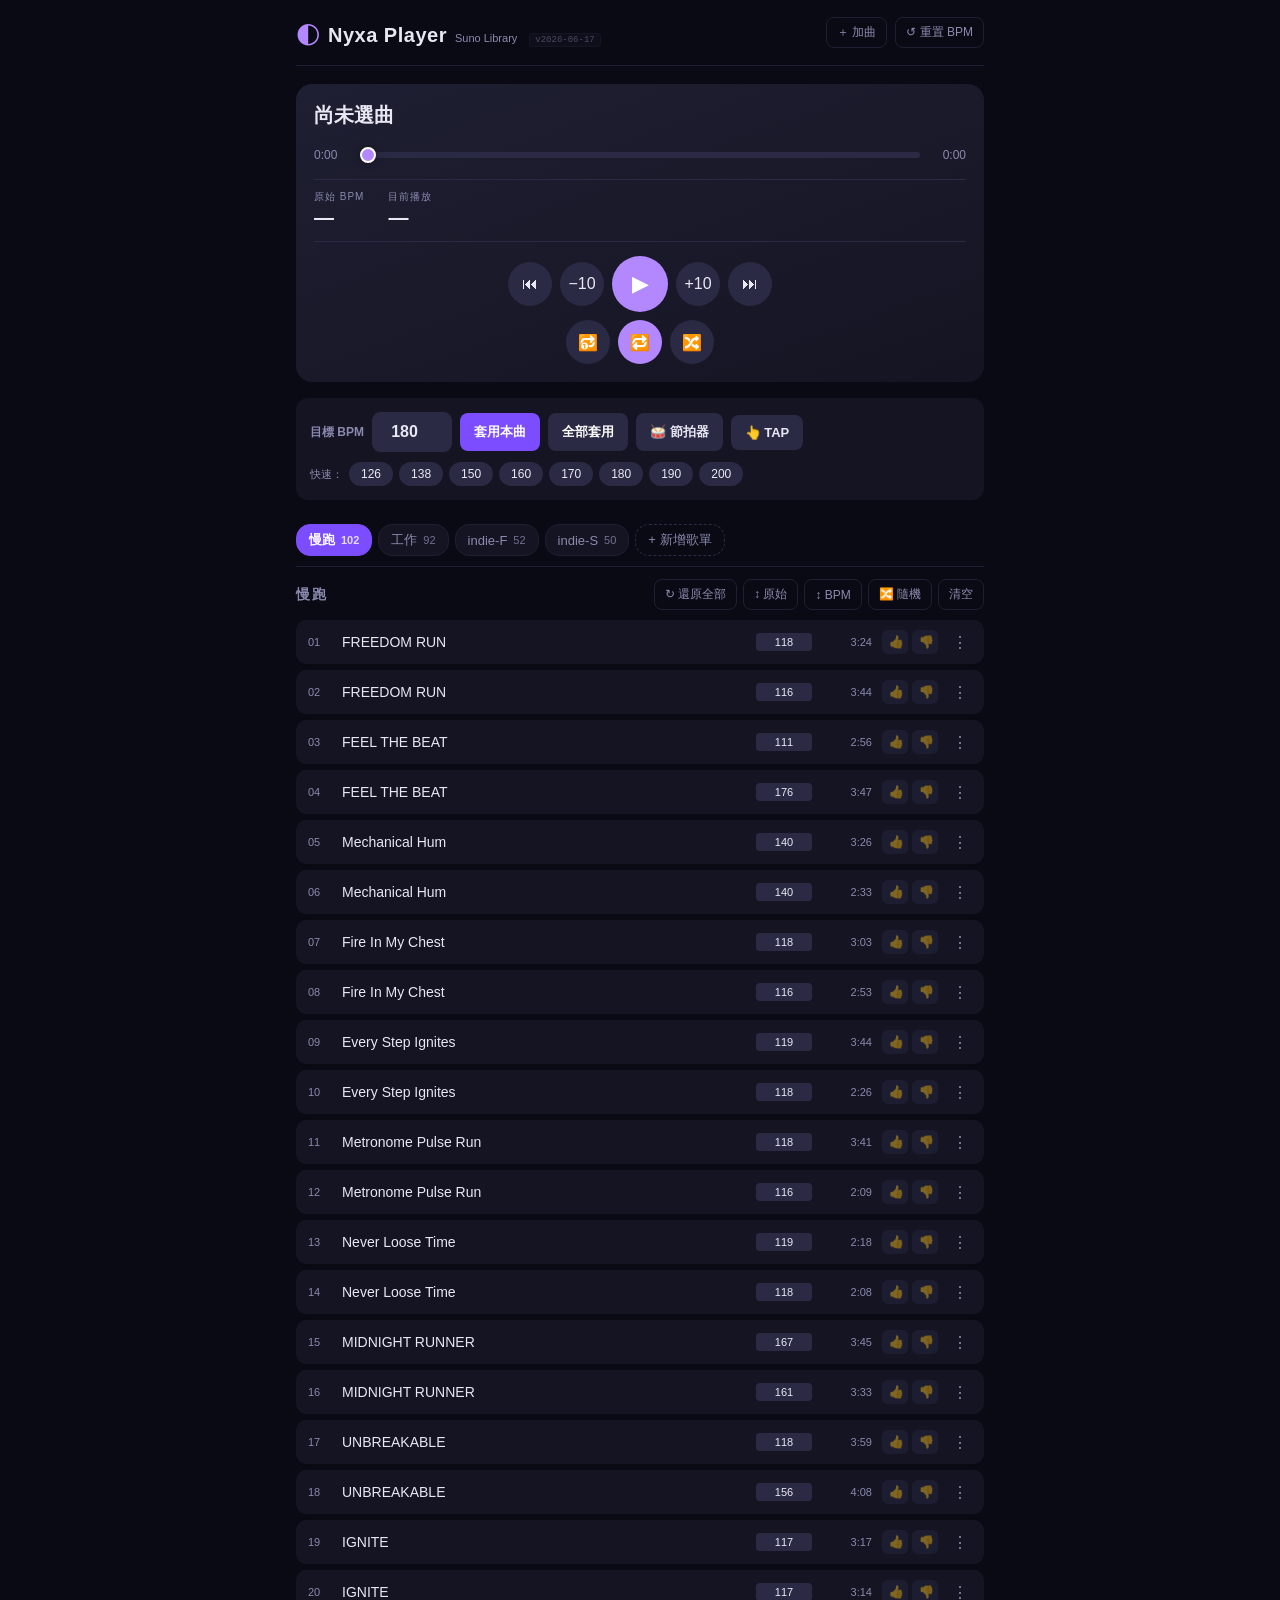
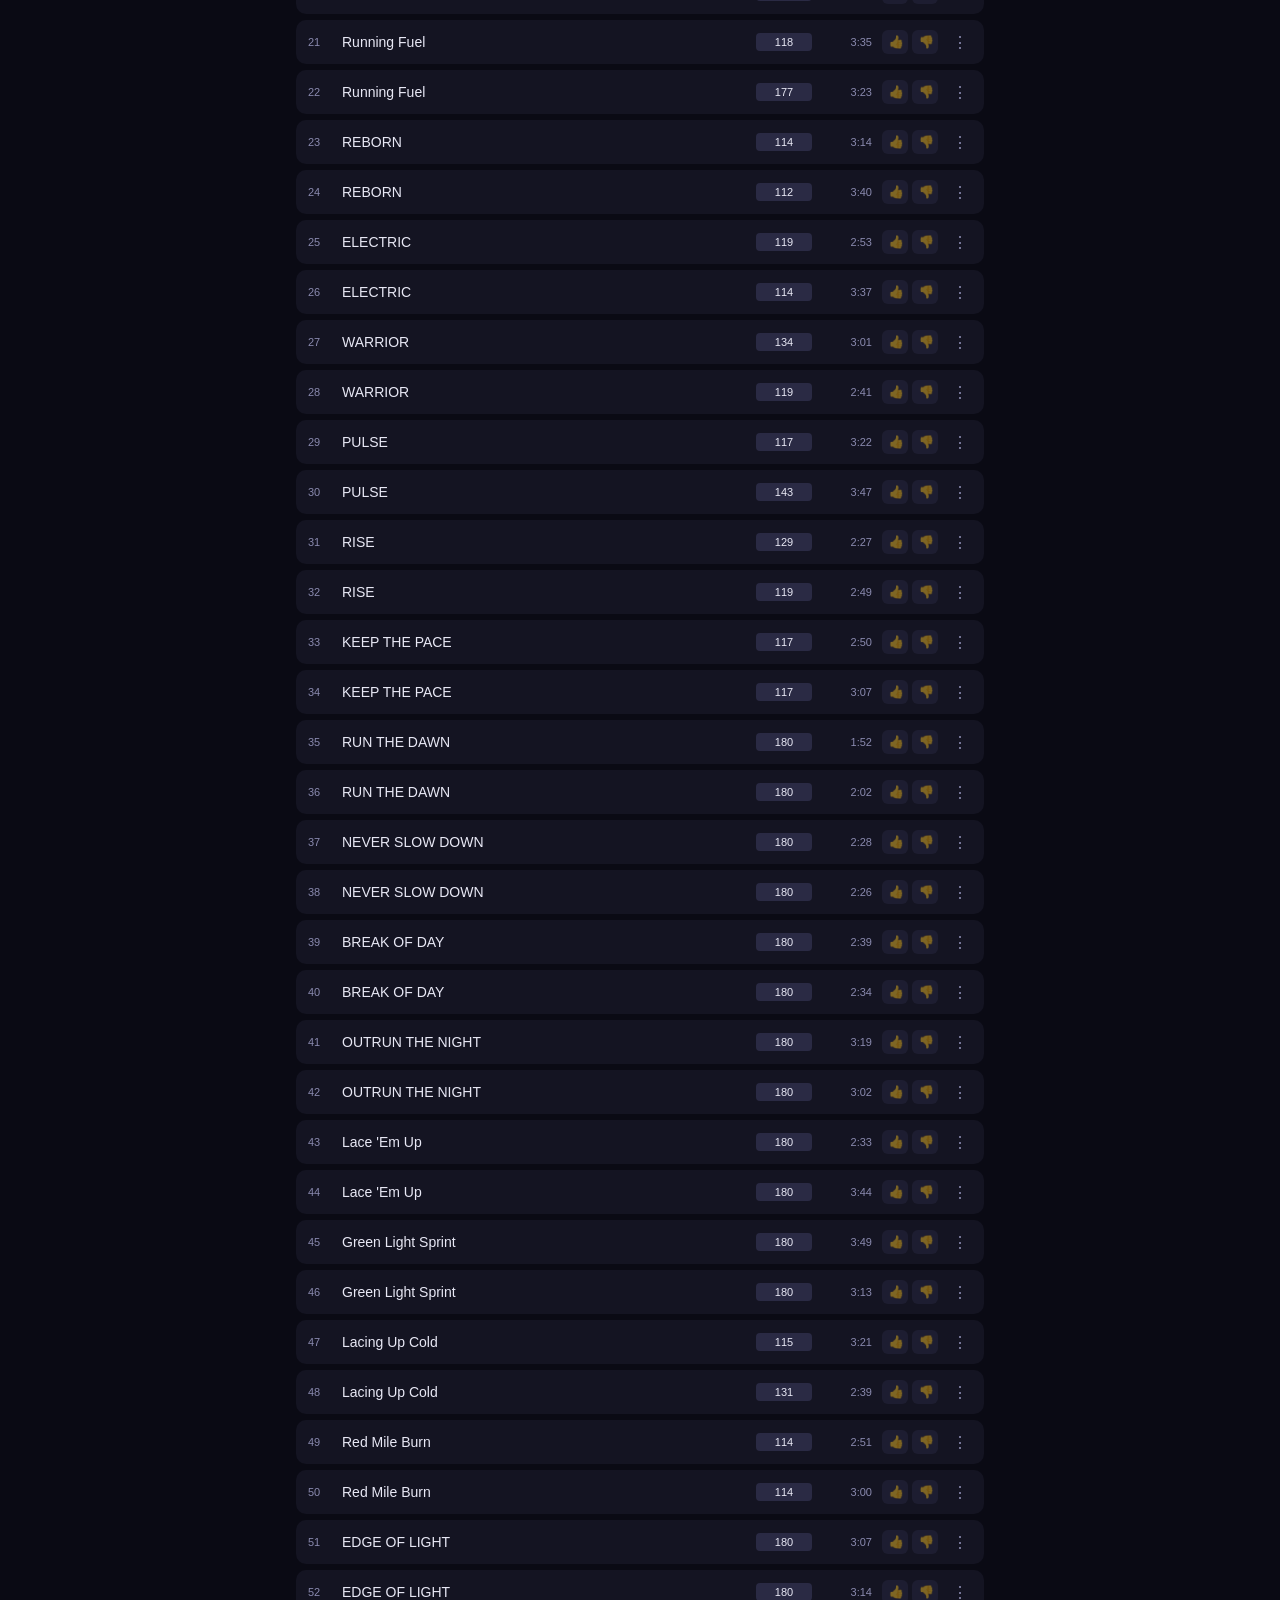
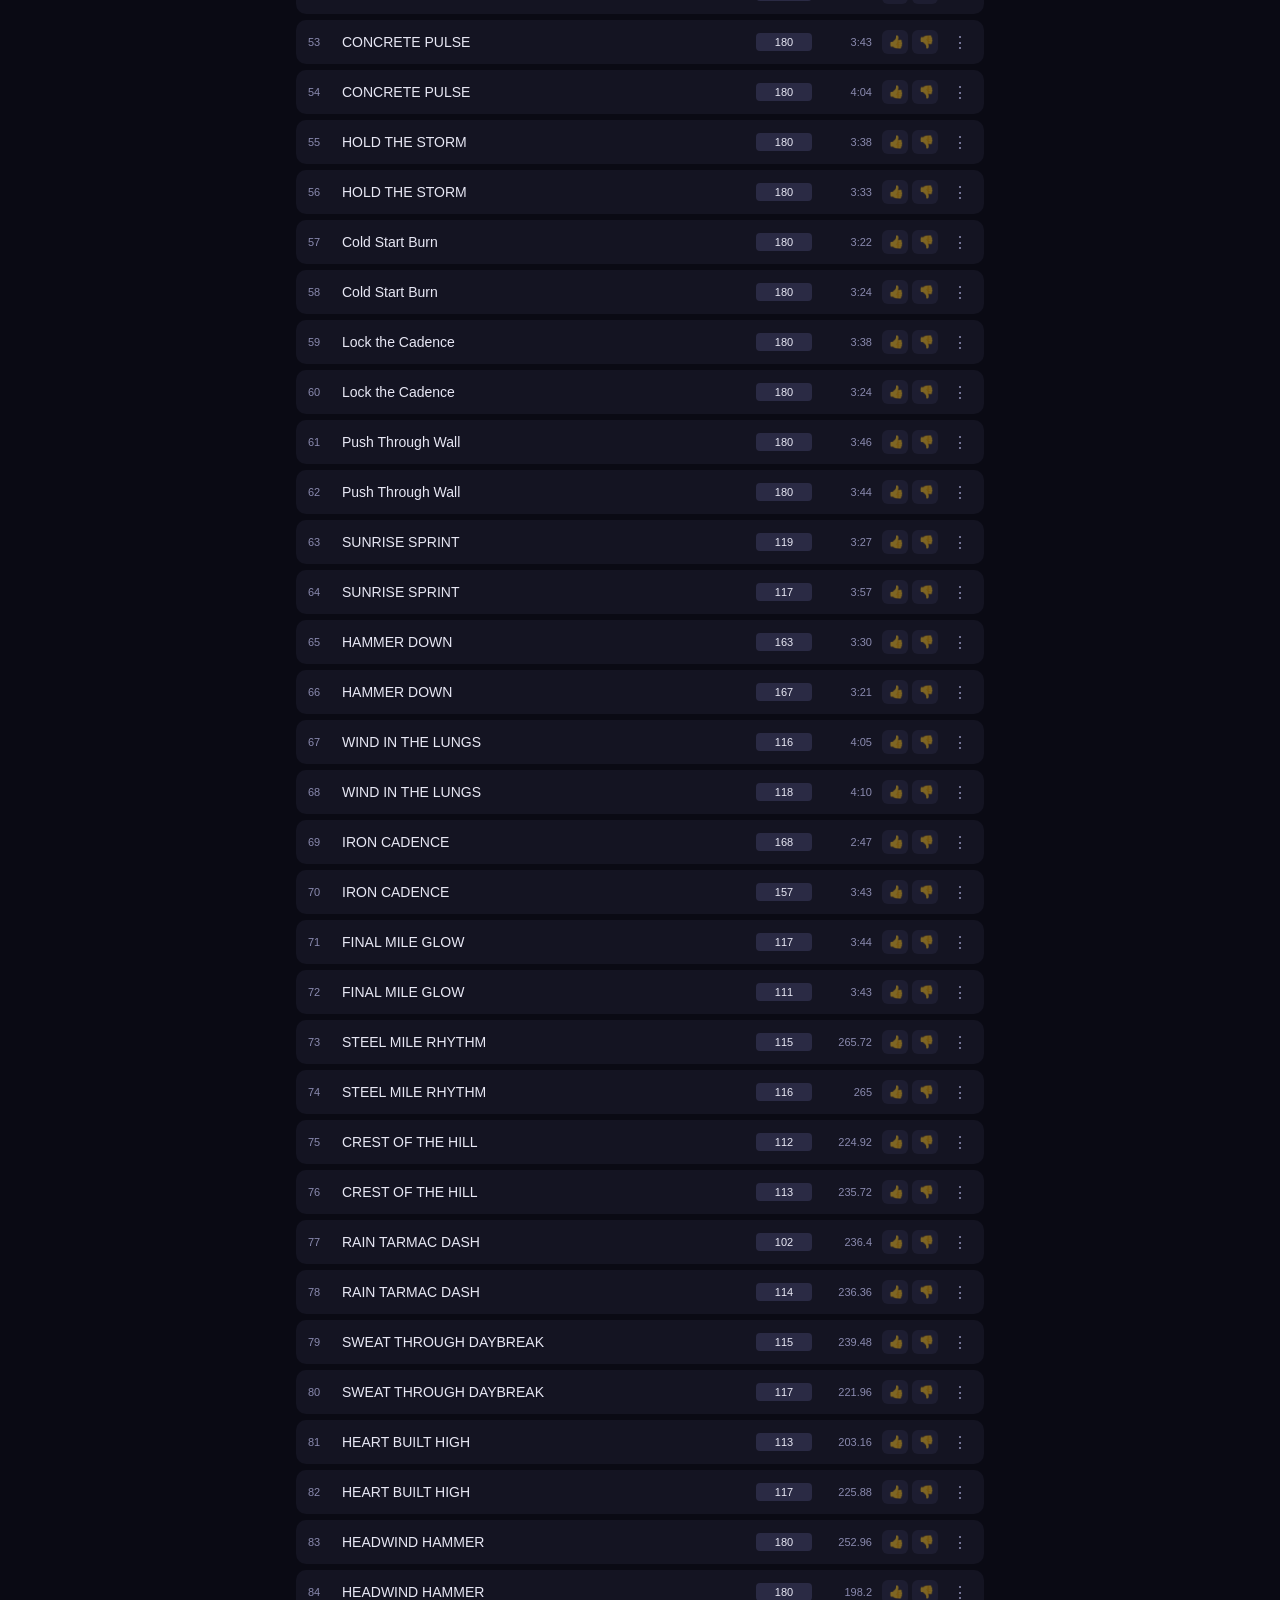
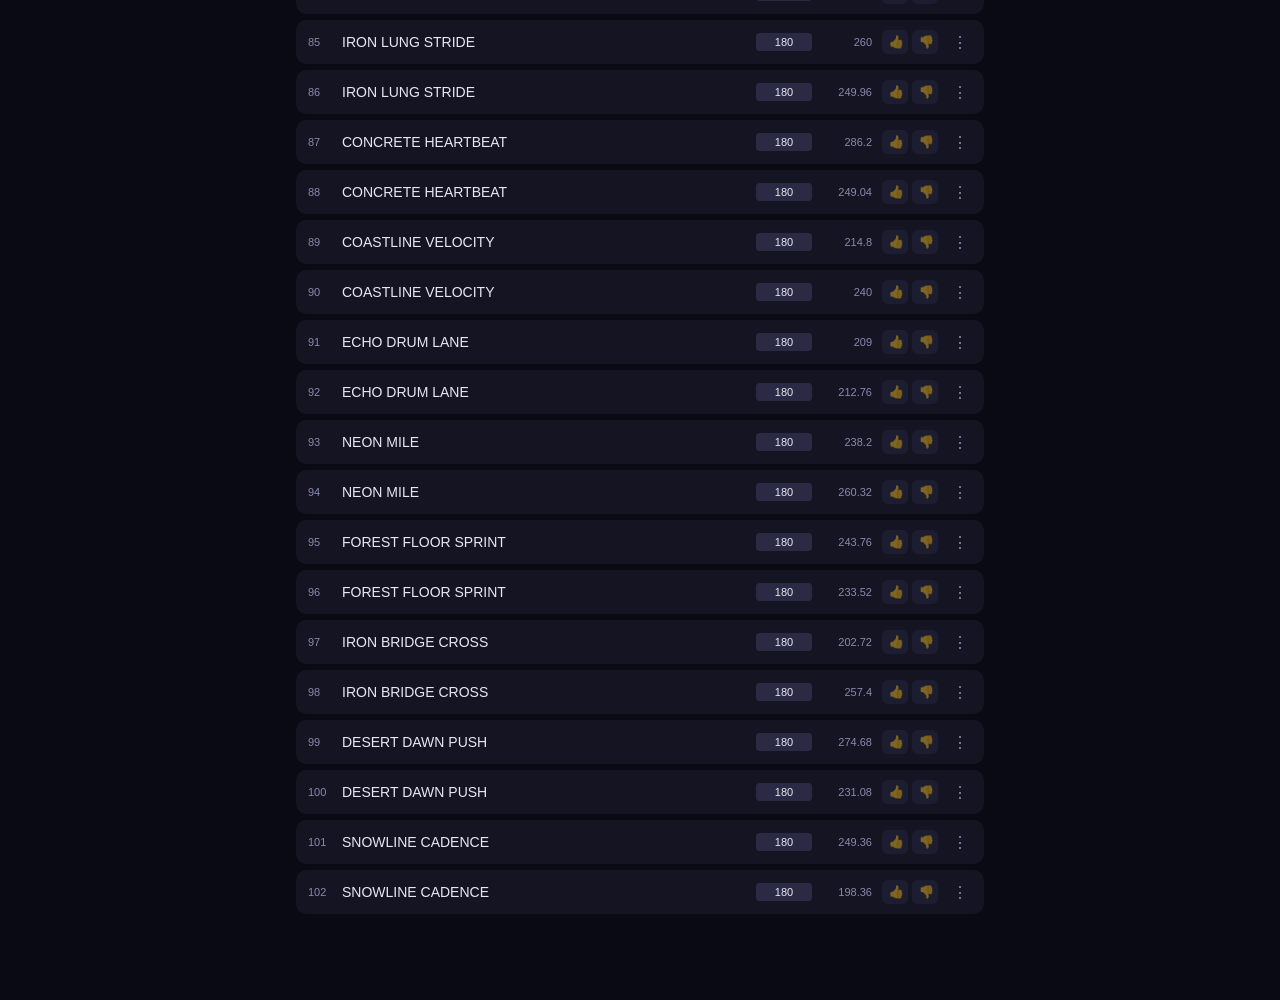
<file: player/index.html>
<!DOCTYPE html>
<html lang="zh-Hant">
<head>
<meta charset="UTF-8">
<meta name="viewport" content="width=device-width, initial-scale=1, viewport-fit=cover">
<meta name="theme-color" content="#0a0a14">
<meta http-equiv="Cache-Control" content="no-cache, no-store, must-revalidate">
<meta http-equiv="Pragma" content="no-cache">
<meta http-equiv="Expires" content="0">
<title>Nyxa Player · Suno Library</title>
<link rel="stylesheet" href="styles.css?v=13">
</head>
<body>
<div id="app">

  <!-- HEADER -->
  <header class="topbar">
    <div class="brand">
      <span class="logo">◐</span>
      <span class="title">Nyxa Player</span>
      <span class="subtitle">Suno Library</span>
      <span class="build-tag" id="build-tag" title="目前載入的版本 — 重新整理後若沒變即代表快取卡住">v2026-06-17</span>
    </div>
    <div class="topbar-actions">
      <button id="btn-add-song" class="ghost" title="新增歌曲（從本機選擇 mp3）">＋ 加曲</button>
      <button id="btn-reset" class="ghost" title="還原原始 BPM">↺ 重置 BPM</button>
    </div>
  </header>

  <!-- NOW PLAYING -->
  <section class="now-playing">
    <div class="np-meta">
      <div class="np-title" id="np-title">尚未選曲</div>
      <div class="np-tags" id="np-tags"></div>
    </div>
    <div class="np-progress">
      <span class="t-current" id="t-current">0:00</span>
      <input type="range" id="seek-slider" class="seek-slider" min="0" max="1000" value="0" step="1">
      <span class="t-total" id="t-total">0:00</span>
    </div>
    <div class="np-bpm-row">
      <div class="bpm-info">
        <span>原始 BPM</span>
        <strong id="bpm-original">—</strong>
      </div>
      <div class="bpm-info">
        <span>目前播放</span>
        <strong id="bpm-current">—</strong>
        <em id="rate-current"></em>
      </div>
    </div>
    <div class="transport">
      <button id="btn-prev" class="circle" title="上一首">⏮</button>
      <button id="btn-back10" class="circle" title="後退 10 秒">−10</button>
      <button id="btn-play" class="circle big">▶</button>
      <button id="btn-fwd10" class="circle" title="前進 10 秒">+10</button>
      <button id="btn-next" class="circle" title="下一首">⏭</button>
    </div>
    <div class="transport mode-row">
      <button id="btn-loop-one" class="circle mode" data-mode="loop-one" title="單曲循環">🔂</button>
      <button id="btn-loop-all" class="circle mode active" data-mode="loop-all" title="歌單循環">🔁</button>
      <button id="btn-shuffle" class="circle mode" data-mode="shuffle" title="隨機循環">🔀</button>
    </div>
  </section>

  <!-- BPM CONTROL -->
  <section class="bpm-control">
    <div class="bpm-control-row">
      <label>目標 BPM</label>
      <input id="target-bpm" type="number" min="40" max="300" value="180" step="1">
      <button id="btn-apply-current" class="primary">套用本曲</button>
      <button id="btn-apply-all" class="primary alt">全部套用</button>
      <button id="btn-metronome" class="primary metronome" title="以目前 BPM 啟動節拍器">🥁 節拍器</button>
      <button id="btn-tap" class="primary tap" title="跟著歌曲節奏連點，自動算 BPM">👆 TAP</button>
      <span id="tap-readout" class="tap-readout"></span>
    </div>
    <div class="bpm-presets">
      <span class="hint">快速：</span>
      <button class="chip" data-bpm="126">126</button>
      <button class="chip" data-bpm="138">138</button>
      <button class="chip" data-bpm="150">150</button>
      <button class="chip" data-bpm="160">160</button>
      <button class="chip" data-bpm="170">170</button>
      <button class="chip" data-bpm="180">180</button>
      <button class="chip" data-bpm="190">190</button>
      <button class="chip" data-bpm="200">200</button>
    </div>
  </section>

  <!-- PLAYLIST TABS -->
  <section class="playlist-section">
    <div class="playlist-tabs" id="playlist-tabs">
      <!-- 由 JS 動態填入 -->
    </div>
    <div class="playlist-header">
      <h2 id="playlist-name">歌單</h2>
      <div class="playlist-actions">
        <button id="btn-restore" class="ghost" title="把所有從歌單移除的歌加回來">↻ 還原全部</button>
        <button id="btn-sort-order" class="ghost" title="依原始順序排序">↕ 原始</button>
        <button id="btn-sort-bpm" class="ghost" title="依 BPM 排序">↕ BPM</button>
        <button id="btn-sort-shuffle" class="ghost" title="隨機打亂順序">🔀 隨機</button>
        <button id="btn-clear" class="ghost danger" title="從當前歌單清空（檔案還在）">清空</button>
      </div>
    </div>
    <ul id="playlist" class="playlist"></ul>
  </section>

  <input type="file" id="file-input" accept="audio/*" multiple hidden>

  <audio id="audio" preload="metadata"></audio>
</div>

<script src="app.js?v=13"></script>
</body>
</html>
</file>
<file: player/styles.css>
:root {
  --bg-0: #0a0a14;
  --bg-1: #141422;
  --bg-2: #1f1f33;
  --bg-3: #2a2a44;
  --accent: #b388ff;
  --accent-2: #7c4dff;
  --text: #e8e8f5;
  --text-dim: #8a8aaf;
  --danger: #ff5566;
  --ok: #66ff99;
}

* { box-sizing: border-box; }
html, body { margin: 0; padding: 0; background: var(--bg-0); color: var(--text); font-family: -apple-system, BlinkMacSystemFont, "PingFang TC", "Microsoft JhengHei", sans-serif; }
body { min-height: 100vh; padding-bottom: env(safe-area-inset-bottom); }

#app {
  max-width: 720px;
  margin: 0 auto;
  padding: 16px;
  padding-bottom: 80px;
}

/* TOPBAR */
.topbar { display: flex; align-items: center; justify-content: space-between; padding-bottom: 16px; border-bottom: 1px solid var(--bg-2); }
.brand { display: flex; align-items: baseline; gap: 8px; }
.logo { font-size: 28px; color: var(--accent); }
.title { font-size: 20px; font-weight: 700; letter-spacing: 0.5px; }
.subtitle { font-size: 11px; color: var(--text-dim); }
.build-tag {
  font-size: 9px; color: var(--text-dim); opacity: 0.5;
  font-family: ui-monospace, "SF Mono", Menlo, monospace;
  background: var(--bg-1); border: 1px solid var(--bg-2);
  padding: 1px 5px; border-radius: 3px; margin-left: 4px;
  letter-spacing: 0;
}
.topbar-actions { display: flex; gap: 8px; }

button.ghost {
  background: transparent; color: var(--text-dim); border: 1px solid var(--bg-2);
  border-radius: 8px; padding: 6px 10px; font-size: 12px; cursor: pointer;
}
button.ghost:hover { color: var(--text); border-color: var(--accent-2); }
button.ghost.danger:hover { color: var(--danger); border-color: var(--danger); }

button.primary {
  background: var(--accent-2); color: white; border: 0;
  border-radius: 8px; padding: 10px 14px; font-size: 13px; font-weight: 600;
  cursor: pointer;
}
button.primary:hover { background: var(--accent); }
button.primary.alt { background: var(--bg-3); }
button.primary.alt:hover { background: var(--accent-2); }
button.primary.metronome { background: var(--bg-3); color: var(--text); }
button.primary.metronome.active { background: var(--ok); color: var(--bg-0); animation: metronome-pulse 0.3s ease; }
button.primary.tap { background: var(--bg-3); color: var(--text); user-select: none; -webkit-user-select: none; -webkit-touch-callout: none; touch-action: manipulation; }
button.primary.tap:active { transform: scale(0.92); background: var(--accent); }
button.primary.tap.flash { background: var(--accent); animation: tap-flash 0.15s ease; }
@keyframes tap-flash {
  0% { box-shadow: 0 0 0 0 var(--accent); }
  100% { box-shadow: 0 0 0 14px transparent; }
}
.tap-readout { color: var(--accent); font-size: 13px; font-weight: 700; font-variant-numeric: tabular-nums; min-width: 90px; }
@keyframes metronome-pulse {
  0% { transform: scale(1); }
  50% { transform: scale(1.05); box-shadow: 0 0 12px var(--ok); }
  100% { transform: scale(1); }
}

/* NOW PLAYING */
.now-playing {
  margin-top: 18px;
  padding: 18px;
  background: linear-gradient(160deg, var(--bg-2) 0%, var(--bg-1) 100%);
  border-radius: 16px;
}
.np-meta { margin-bottom: 14px; }
.np-title { font-size: 20px; font-weight: 700; margin-bottom: 4px; }
.np-tags { font-size: 11px; color: var(--text-dim); line-height: 1.5; }

.np-progress { display: flex; align-items: center; gap: 10px; margin-bottom: 12px; }
.t-current, .t-total { font-size: 12px; color: var(--text-dim); font-variant-numeric: tabular-nums; min-width: 36px; }
.t-total { text-align: right; }

/* Seek slider (native input range, styled) */
.seek-slider {
  -webkit-appearance: none; appearance: none;
  flex: 1; height: 24px; background: transparent; cursor: pointer; outline: none;
  padding: 0; margin: 0;
}
.seek-slider::-webkit-slider-runnable-track {
  height: 6px; border-radius: 3px;
  background: linear-gradient(to right, var(--accent) 0%, var(--accent) var(--progress, 0%), var(--bg-3) var(--progress, 0%), var(--bg-3) 100%);
}
.seek-slider::-moz-range-track {
  height: 6px; border-radius: 3px;
  background: linear-gradient(to right, var(--accent) 0%, var(--accent) var(--progress, 0%), var(--bg-3) var(--progress, 0%), var(--bg-3) 100%);
}
.seek-slider::-webkit-slider-thumb {
  -webkit-appearance: none; appearance: none;
  width: 16px; height: 16px; border-radius: 50%;
  background: var(--accent); border: 2px solid white;
  margin-top: -5px;
  box-shadow: 0 0 8px rgba(0,0,0,0.4);
}
.seek-slider::-moz-range-thumb {
  width: 16px; height: 16px; border-radius: 50%;
  background: var(--accent); border: 2px solid white;
  box-shadow: 0 0 8px rgba(0,0,0,0.4);
}
.seek-slider:active::-webkit-slider-thumb { transform: scale(1.2); }
.seek-slider:active::-moz-range-thumb { transform: scale(1.2); }

.np-bpm-row { display: flex; gap: 24px; padding: 10px 0; border-top: 1px solid var(--bg-3); border-bottom: 1px solid var(--bg-3); margin-bottom: 14px; }
.bpm-info { display: flex; flex-direction: column; gap: 2px; }
.bpm-info span { font-size: 10px; color: var(--text-dim); text-transform: uppercase; letter-spacing: 1px; }
.bpm-info strong { font-size: 20px; font-weight: 600; }
.bpm-info em { font-size: 11px; color: var(--accent); font-style: normal; }

.transport { display: flex; align-items: center; justify-content: center; gap: 8px; flex-wrap: wrap; margin-bottom: 8px; }
.transport.mode-row { margin-bottom: 0; }
.circle.small-num { font-size: 11px; }
.circle {
  width: 44px; height: 44px; border-radius: 50%;
  background: var(--bg-3); color: var(--text); border: 0;
  font-size: 16px; cursor: pointer; display: flex; align-items: center; justify-content: center;
  transition: transform 0.1s, background 0.15s;
}
.circle:hover { background: var(--accent-2); }
.circle:active { transform: scale(0.92); }
.circle.big { width: 56px; height: 56px; font-size: 22px; background: var(--accent); color: white; }
.circle.big:hover { background: var(--accent-2); }
.circle.mode.active { background: var(--accent); color: white; }

/* BPM CONTROL */
.bpm-control { margin-top: 16px; padding: 14px; background: var(--bg-1); border-radius: 12px; }
.bpm-control-row { display: flex; gap: 8px; align-items: center; flex-wrap: wrap; }
.bpm-control-row label { font-size: 12px; color: var(--text-dim); font-weight: 600; }
.bpm-control-row input {
  width: 80px; padding: 10px; background: var(--bg-3); border: 1px solid var(--bg-3);
  border-radius: 8px; color: var(--text); font-size: 16px; font-weight: 700;
  text-align: center;
}
.bpm-control-row input:focus { outline: none; border-color: var(--accent); }

.bpm-presets { display: flex; gap: 6px; align-items: center; margin-top: 10px; flex-wrap: wrap; }
.hint { font-size: 11px; color: var(--text-dim); }
.chip {
  background: var(--bg-3); color: var(--text); border: 0;
  border-radius: 14px; padding: 5px 12px; font-size: 12px; cursor: pointer;
}
.chip:hover { background: var(--accent-2); }

/* PLAYLIST */
.playlist-section { margin-top: 24px; }

/* Playlist tabs */
.playlist-tabs {
  display: flex; gap: 6px; margin-bottom: 12px; flex-wrap: wrap;
  border-bottom: 1px solid var(--bg-2); padding-bottom: 10px;
}
.pl-tab {
  background: var(--bg-1); color: var(--text-dim); border: 1px solid var(--bg-2);
  border-radius: 14px; padding: 6px 12px; font-size: 13px; cursor: pointer;
  display: inline-flex; align-items: center; gap: 6px;
  transition: all 0.15s;
}
.pl-tab:hover { color: var(--text); border-color: var(--accent-2); }
.pl-tab.active { background: var(--accent-2); color: white; border-color: var(--accent-2); font-weight: 600; }
.pl-tab .pl-count { font-size: 11px; opacity: 0.8; }
.pl-tab-add { background: transparent; color: var(--text-dim); border: 1px dashed var(--bg-3); }
.pl-tab-add:hover { color: var(--accent); border-color: var(--accent); }

.playlist-header { display: flex; align-items: center; justify-content: space-between; margin-bottom: 10px; flex-wrap: wrap; gap: 8px; }
.playlist-header h2 { font-size: 14px; color: var(--text-dim); text-transform: uppercase; letter-spacing: 2px; margin: 0; }
.playlist-actions { display: flex; gap: 6px; flex-wrap: wrap; }

.playlist { list-style: none; padding: 0; margin: 0; }
.playlist li {
  display: grid;
  grid-template-columns: 24px 1fr 56px 50px auto 24px;
  gap: 10px; align-items: center;
  padding: 10px 12px;
  background: var(--bg-1);
  border-radius: 10px;
  margin-bottom: 6px;
  cursor: pointer;
  transition: background 0.15s;
  user-select: none;
}
.playlist li:hover { background: var(--bg-2); }
.playlist li.playing { background: linear-gradient(90deg, rgba(124,77,255,0.18), var(--bg-2)); border-left: 3px solid var(--accent); padding-left: 9px; }
.playlist li.dragging { opacity: 0.4; }
.playlist li.drop-target { border-top: 2px solid var(--accent); }

.pl-idx { font-size: 11px; color: var(--text-dim); font-variant-numeric: tabular-nums; }
.pl-title { font-size: 14px; font-weight: 500; overflow: hidden; text-overflow: ellipsis; white-space: nowrap; }
.pl-bpm {
  font-size: 11px; padding: 3px 8px; background: var(--bg-3); border-radius: 4px;
  text-align: center; font-variant-numeric: tabular-nums; cursor: text;
}
.pl-bpm:focus { outline: 1px solid var(--accent); background: var(--bg-0); }
.pl-bpm.has-target { background: var(--accent-2); color: white; }

.pl-duration { font-size: 11px; color: var(--text-dim); font-variant-numeric: tabular-nums; text-align: right; }

/* Like / Dislike vote buttons */
.pl-vote { display: flex; gap: 4px; align-items: center; }
.vote-btn {
  background: var(--bg-3); border: 1px solid transparent;
  border-radius: 6px; padding: 2px 5px; cursor: pointer;
  font-size: 12px; line-height: 1.4;
  min-width: 26px; min-height: 24px;
  display: inline-flex; align-items: center; justify-content: center;
  letter-spacing: -3px;
  opacity: 0.45;
  transition: opacity 0.15s, background 0.15s, border-color 0.15s;
}
.vote-btn:hover { opacity: 0.9; background: var(--bg-2); }
.vote-btn.active { opacity: 1; }
.vote-btn.like.active { background: rgba(124, 200, 124, 0.18); border-color: rgba(124, 200, 124, 0.6); }
.vote-btn.dislike.active { background: rgba(220, 100, 100, 0.18); border-color: rgba(220, 100, 100, 0.6); }
.vote-btn[data-count="2"] { padding-right: 7px; }
.vote-btn[data-count="3"] { padding-right: 9px; }

.pl-remove {
  background: transparent; color: var(--text-dim); border: 0;
  font-size: 16px; cursor: pointer; padding: 0; width: 24px; height: 24px;
  border-radius: 4px;
}
.pl-remove:hover { color: var(--danger); background: var(--bg-3); }

/* Move-to-playlist menu */
.pl-actions-menu {
  position: absolute; background: var(--bg-2); border: 1px solid var(--bg-3);
  border-radius: 8px; padding: 6px; box-shadow: 0 4px 12px rgba(0,0,0,0.5);
  z-index: 100; min-width: 140px;
}
.pl-actions-menu button {
  display: block; width: 100%; text-align: left;
  background: transparent; border: 0; color: var(--text); padding: 6px 10px;
  font-size: 12px; cursor: pointer; border-radius: 4px;
}
.pl-actions-menu button:hover { background: var(--accent-2); }
.pl-actions-menu .divider { height: 1px; background: var(--bg-3); margin: 4px 0; }
.pl-actions-menu .label { font-size: 10px; color: var(--text-dim); padding: 4px 10px; text-transform: uppercase; letter-spacing: 1px; }

@media (max-width: 540px) {
  #app { padding: 10px; padding-bottom: 80px; }
  .now-playing { padding: 14px; border-radius: 12px; }
  .np-title { font-size: 17px; }
  .circle { width: 40px; height: 40px; font-size: 14px; }
  .circle.big { width: 52px; height: 52px; font-size: 20px; }
  .playlist li { grid-template-columns: 22px 1fr 48px 44px auto 22px; gap: 6px; padding: 8px 10px; }
  .vote-btn { font-size: 11px; padding: 2px 4px; min-width: 22px; min-height: 22px; }
}
</file>
